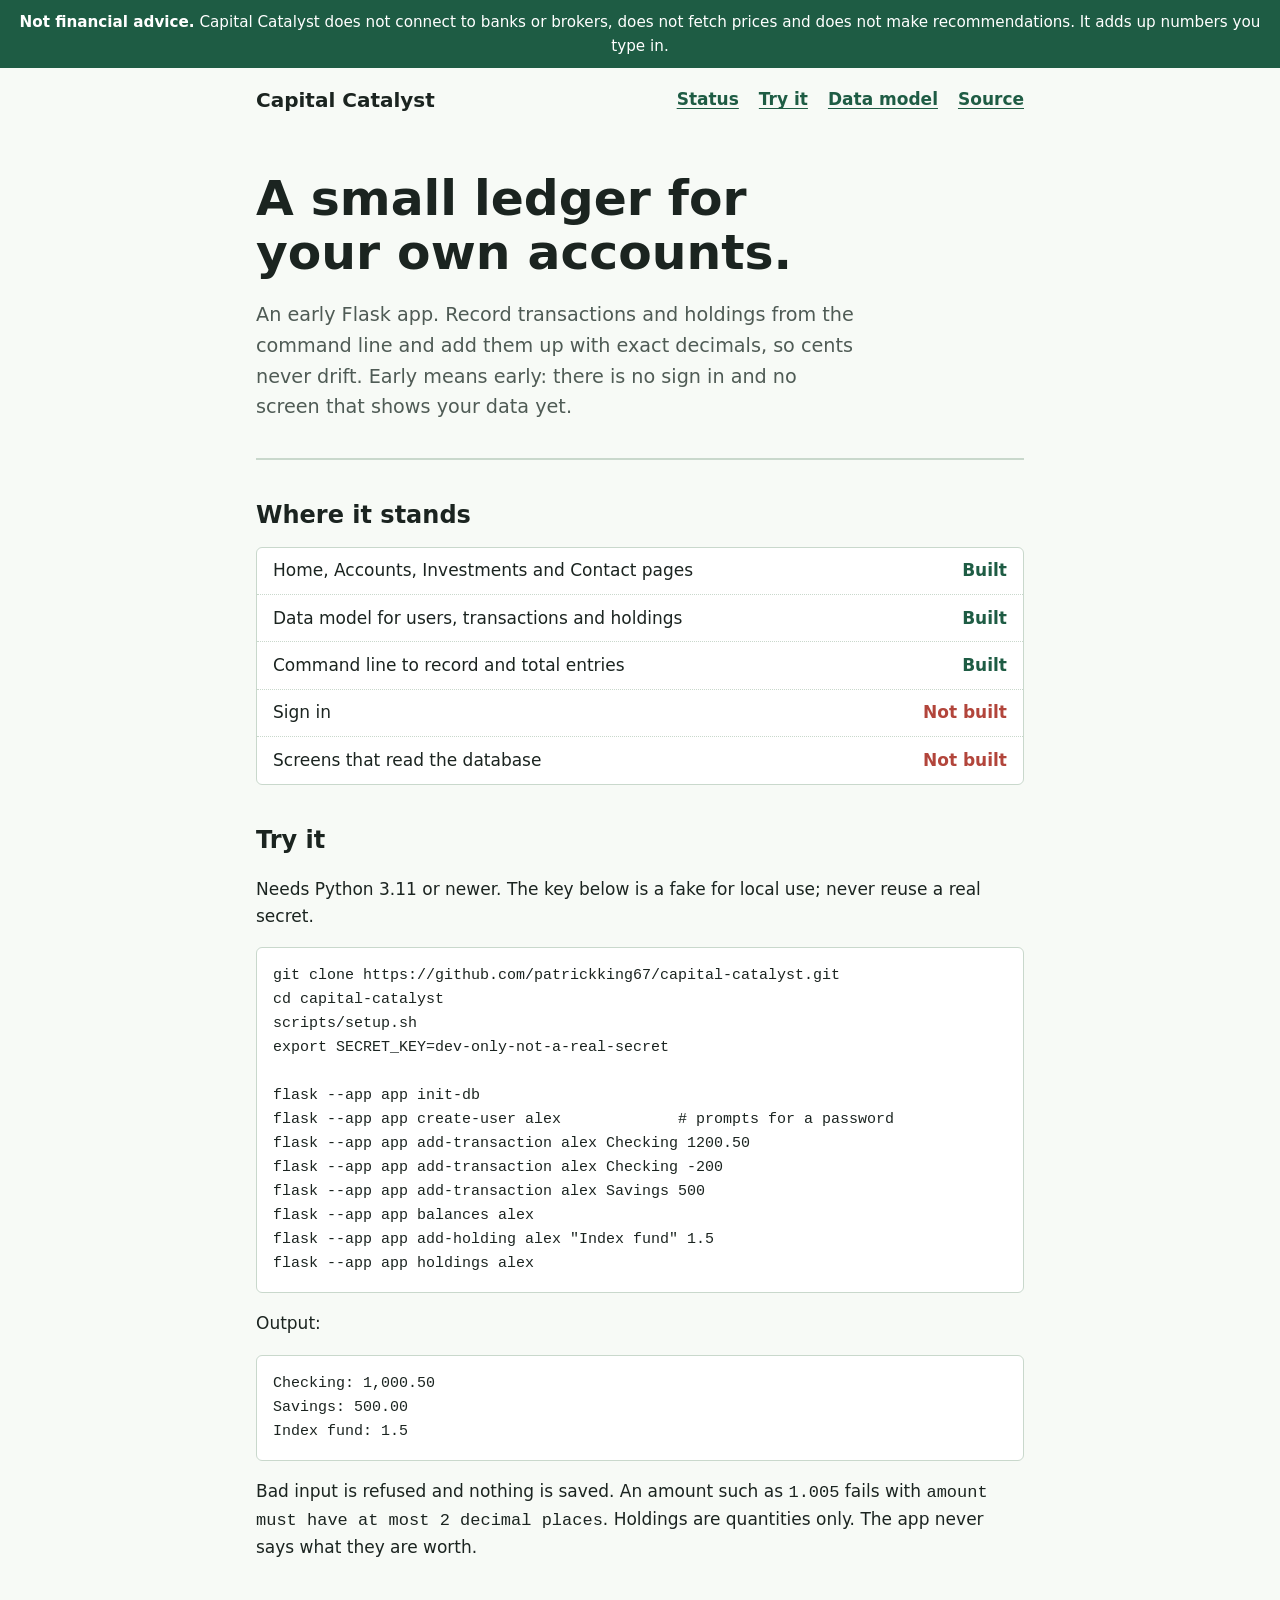
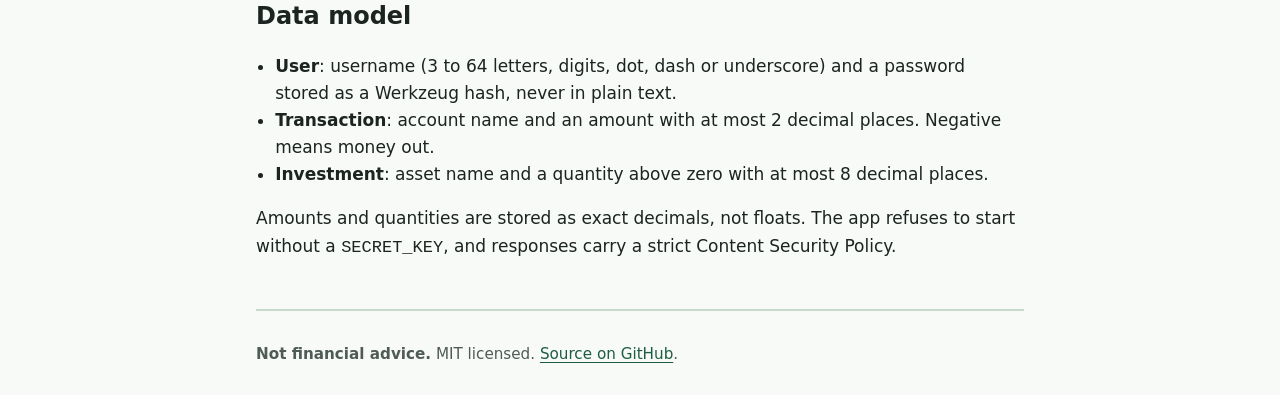
<file: site/index.html>
<!DOCTYPE html>
<html lang="en">
<head>
    <meta charset="utf-8">
    <meta name="viewport" content="width=device-width, initial-scale=1">
    <title>Capital Catalyst: a small ledger for your own accounts</title>
    <meta name="description" content="An early Flask app and command line for recording your own account transactions and holdings and adding them up with exact decimals. Not financial advice.">
    <meta name="theme-color" content="#1e5c44">
    <meta property="og:type" content="website">
    <meta property="og:title" content="Capital Catalyst: a small ledger for your own accounts">
    <meta property="og:description" content="Record transactions and holdings from the command line and add them up with exact decimals. No bank links, no prices, no advice.">
    <meta property="og:url" content="https://patrickking67.github.io/capital-catalyst/">
    <meta name="twitter:card" content="summary">
    <link rel="icon" href="favicon.svg" type="image/svg+xml">
    <link rel="stylesheet" href="style.css">
</head>
<body>
    <a class="skip-link" href="#main">Skip to content</a>
    <p class="banner" role="note"><strong>Not financial advice.</strong> Capital Catalyst does not connect to banks or brokers, does not fetch prices and does not make recommendations. It adds up numbers you type in.</p>
    <header class="wrap top">
        <span class="wordmark">Capital Catalyst</span>
        <nav aria-label="Main">
            <a href="#status">Status</a>
            <a href="#try">Try it</a>
            <a href="#model">Data model</a>
            <a href="https://github.com/patrickking67/capital-catalyst">Source</a>
        </nav>
    </header>

    <main id="main">
        <section class="wrap hero" aria-labelledby="title">
            <h1 id="title">A small ledger for your own accounts.</h1>
            <p class="lede">An early Flask app. Record transactions and holdings from the command line and add them up with exact decimals, so cents never drift. Early means early: there is no sign in and no screen that shows your data yet.</p>
        </section>

        <section id="status" class="wrap" aria-labelledby="status-title">
            <h2 id="status-title">Where it stands</h2>
            <dl class="ledger">
                <div><dt>Home, Accounts, Investments and Contact pages</dt><dd class="done">Built</dd></div>
                <div><dt>Data model for users, transactions and holdings</dt><dd class="done">Built</dd></div>
                <div><dt>Command line to record and total entries</dt><dd class="done">Built</dd></div>
                <div><dt>Sign in</dt><dd class="todo">Not built</dd></div>
                <div><dt>Screens that read the database</dt><dd class="todo">Not built</dd></div>
            </dl>
        </section>

        <section id="try" class="wrap" aria-labelledby="try-title">
            <h2 id="try-title">Try it</h2>
            <p>Needs Python 3.11 or newer. The key below is a fake for local use; never reuse a real secret.</p>
<pre tabindex="0"><code>git clone https://github.com/patrickking67/capital-catalyst.git
cd capital-catalyst
scripts/setup.sh
export SECRET_KEY=dev-only-not-a-real-secret

flask --app app init-db
flask --app app create-user alex             # prompts for a password
flask --app app add-transaction alex Checking 1200.50
flask --app app add-transaction alex Checking -200
flask --app app add-transaction alex Savings 500
flask --app app balances alex
flask --app app add-holding alex "Index fund" 1.5
flask --app app holdings alex</code></pre>
            <p>Output:</p>
<pre tabindex="0"><code>Checking: 1,000.50
Savings: 500.00
Index fund: 1.5</code></pre>
            <p>Bad input is refused and nothing is saved. An amount such as <code>1.005</code> fails with <code>amount must have at most 2 decimal places</code>. Holdings are quantities only. The app never says what they are worth.</p>
        </section>

        <section id="model" class="wrap" aria-labelledby="model-title">
            <h2 id="model-title">Data model</h2>
            <ul class="plain">
                <li><strong>User</strong>: username (3 to 64 letters, digits, dot, dash or underscore) and a password stored as a Werkzeug hash, never in plain text.</li>
                <li><strong>Transaction</strong>: account name and an amount with at most 2 decimal places. Negative means money out.</li>
                <li><strong>Investment</strong>: asset name and a quantity above zero with at most 8 decimal places.</li>
            </ul>
            <p>Amounts and quantities are stored as exact decimals, not floats. The app refuses to start without a <code>SECRET_KEY</code>, and responses carry a strict Content Security Policy.</p>
        </section>
    </main>

    <footer class="wrap foot">
        <p><strong>Not financial advice.</strong> MIT licensed. <a href="https://github.com/patrickking67/capital-catalyst">Source on GitHub</a>.</p>
    </footer>
</body>
</html>
</file>
<file: site/style.css>
/* Ledger-sheet look, matching the app. System fonts, no scripts, no external requests. */
:root {
    --paper: #f7faf6;
    --sheet: #ffffff;
    --ink: #1b2420;
    --muted: #4f5b55;
    --green: #1e5c44;
    --red: #b2453b;
    --rule: #c9d8cc;
    --font: "Avenir Next", Avenir, "Segoe UI", "Helvetica Neue", system-ui, sans-serif;
}

@media (prefers-color-scheme: dark) {
    :root {
        --paper: #111815;
        --sheet: #17201c;
        --ink: #e4ece6;
        --muted: #a9b8ae;
        --green: #84c9a6;
        --red: #ec9488;
        --rule: #2d3a33;
    }
}

*, *::before, *::after { box-sizing: border-box; }
body { margin: 0; background: var(--paper); color: var(--ink); font: 1.0625rem/1.6 var(--font); }
.wrap { width: min(100% - 2rem, 48rem); margin-inline: auto; }
a { color: var(--green); text-underline-offset: 0.18em; }
:focus-visible { outline: 3px solid var(--green); outline-offset: 2px; }

.skip-link { position: absolute; left: 1rem; top: -3rem; padding: 0.5rem 0.75rem; background: var(--sheet); color: var(--ink); z-index: 10; }
.skip-link:focus { top: 1rem; }

.banner { margin: 0; padding: 0.6rem 1rem; text-align: center; background: var(--green); color: #fff; font-size: 0.95rem; }
@media (prefers-color-scheme: dark) { .banner { background: #1f3a2d; color: #dff2e6; } }

.top { display: flex; flex-wrap: wrap; justify-content: space-between; align-items: center; gap: 0.5rem 1.5rem; padding-block: 1rem; }
.wordmark { font-weight: 800; font-size: 1.25rem; }
.top nav { display: flex; flex-wrap: wrap; gap: 0.25rem 1.25rem; }
.top nav a { font-weight: 600; }

.hero { padding-block: 2.5rem 1rem; border-bottom: 2px solid var(--rule); }
h1 { font-size: clamp(1.9rem, 1.2rem + 3.6vw, 3.05rem); line-height: 1.12; margin: 0 0 1rem; max-width: 16ch; }
h2 { font-size: 1.5rem; margin: 2.25rem 0 0.75rem; }
.lede { font-size: 1.2rem; color: var(--muted); max-width: 38rem; }

.ledger { margin: 0; background: var(--sheet); border: 1px solid var(--rule); border-radius: 6px; }
.ledger div { display: flex; justify-content: space-between; gap: 1rem; padding: 0.6rem 1rem; border-bottom: 1px dotted var(--rule); }
.ledger div:last-child { border-bottom: 0; }
.ledger dt { margin: 0; }
.ledger dd { margin: 0; font-weight: 700; white-space: nowrap; }
.done { color: var(--green); }
.todo { color: var(--red); }

pre { overflow-x: auto; padding: 1rem; background: var(--sheet); border: 1px solid var(--rule); border-radius: 6px; font-size: 0.9375rem; }
code { font-family: ui-monospace, SFMono-Regular, Menlo, monospace; }
.plain { padding-left: 1.2rem; }
.foot { margin-block: 3rem 2rem; padding-top: 1rem; border-top: 2px solid var(--rule); color: var(--muted); font-size: 0.95rem; }
</file>
